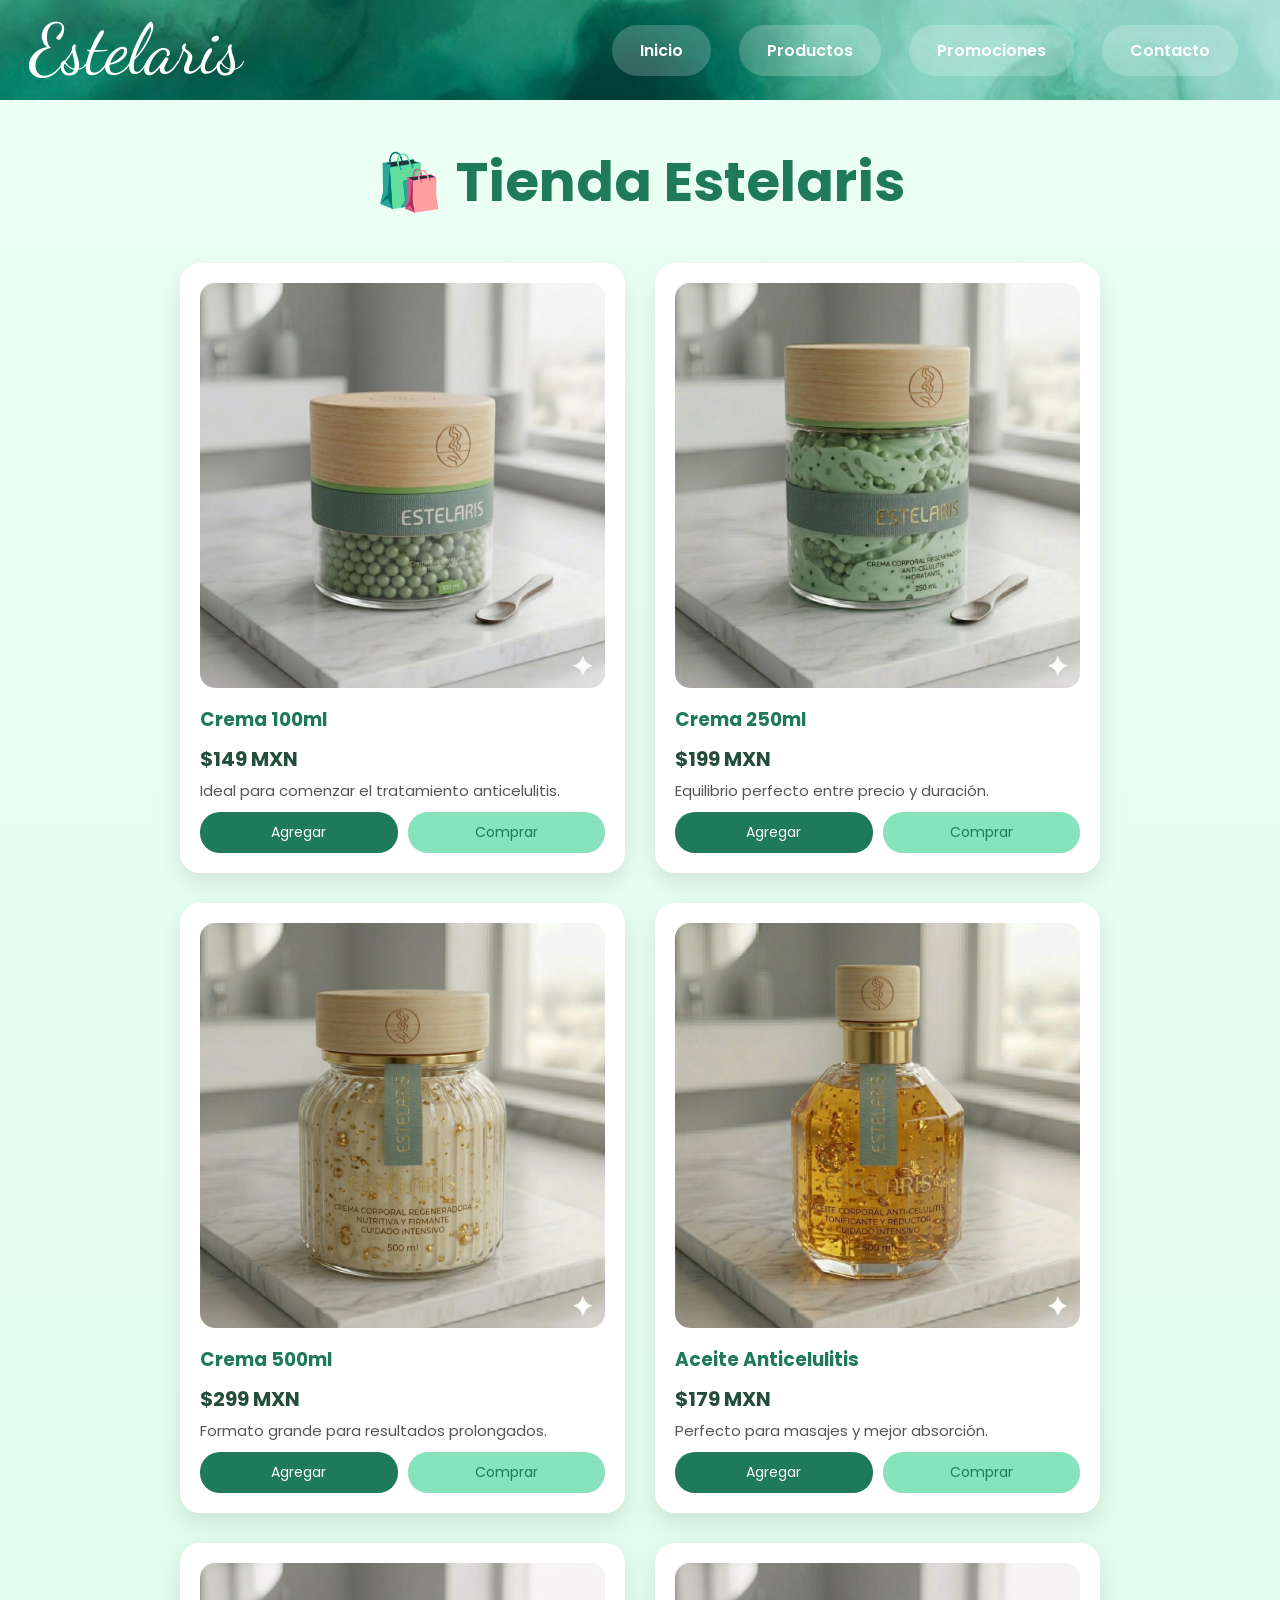
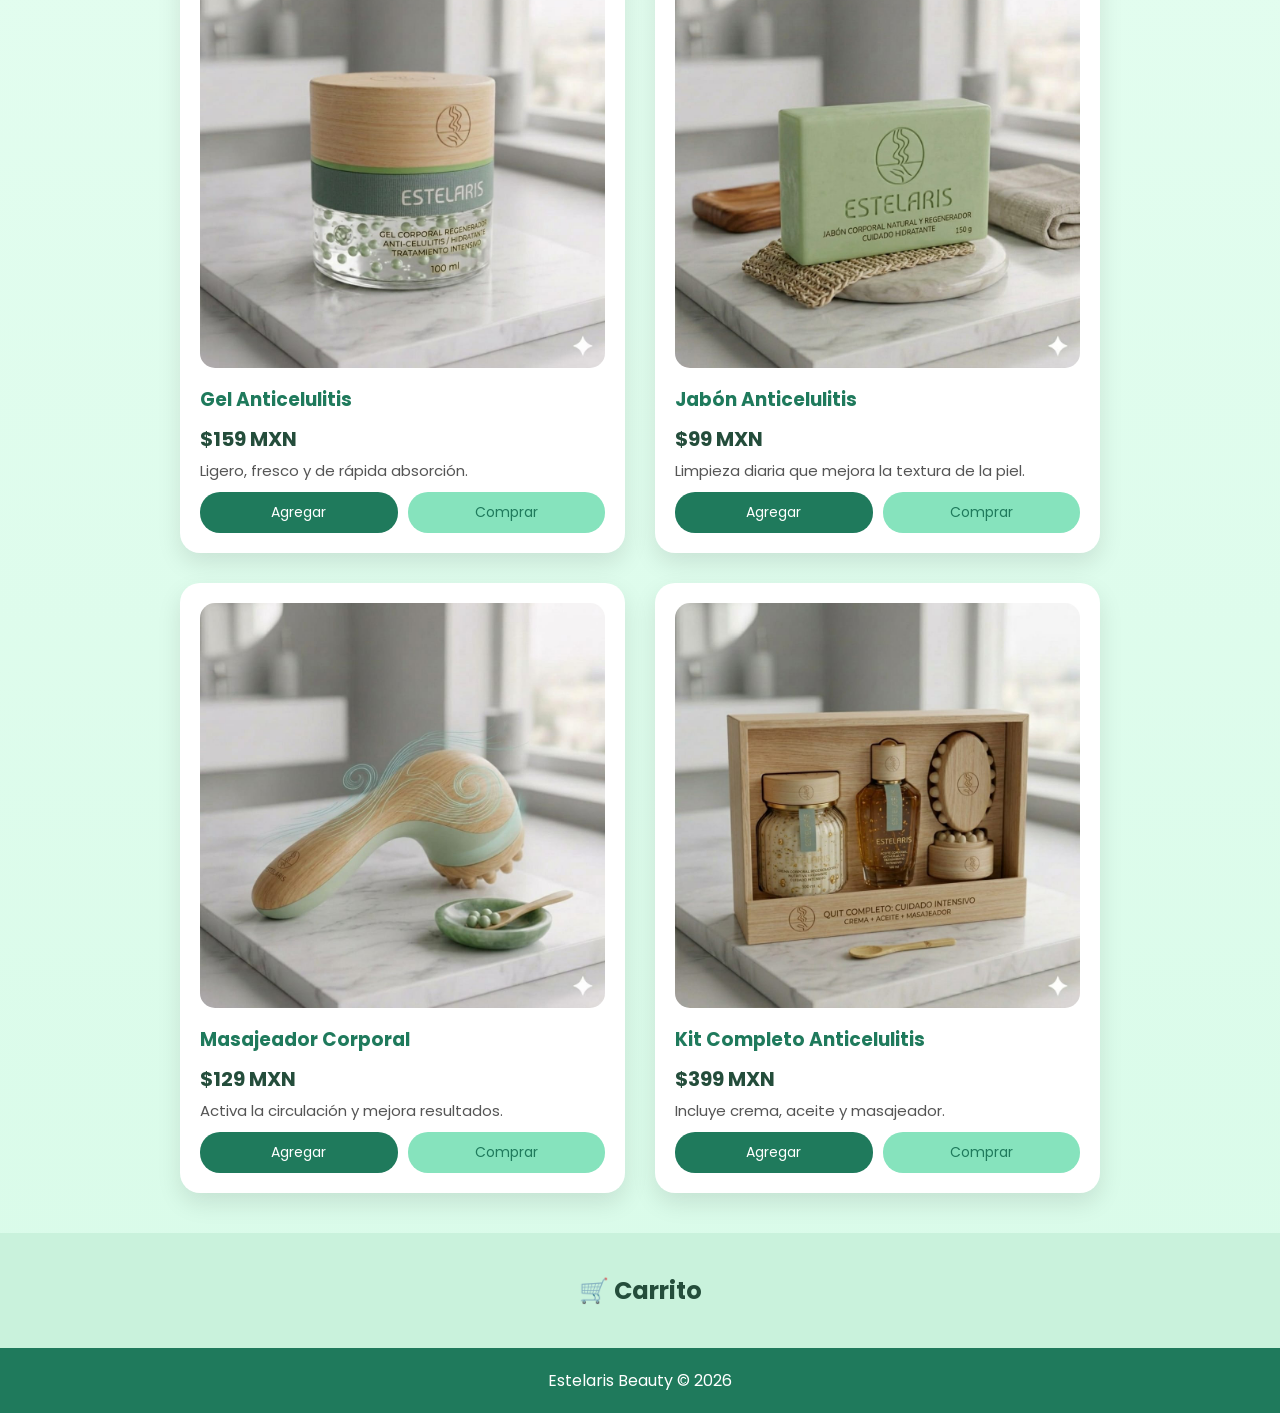
<file: productos.html>
<!DOCTYPE html>
<html lang="es">
<head>
<meta charset="UTF-8">
<meta name="viewport" content="width=device-width, initial-scale=1.0">
<title>Tienda Estelaris</title>

<link href="https://fonts.googleapis.com/css2?family=Poppins:wght@300;500;700&family=Dancing+Script:wght@700&display=swap" rel="stylesheet">

<style>
*{margin:0;padding:0;box-sizing:border-box;font-family:'Poppins',sans-serif;}
body{background:linear-gradient(#ecfff5,#d9fbe9);color:#244d3b;}

/* HEADER ORIGINAL */
header{
position:fixed;width:100%;top:0;
display:flex;justify-content:space-between;align-items:center;
padding:35px 30px;height:100px;
background:url('Fondo.jpeg') center/cover;
z-index:1000;
}

.logo{
font-family:'Dancing Script';
font-size:70px;
color:white;
}

.nav a{
margin:0 12px;
padding:14px 28px;
border-radius:30px;
background:rgba(255,255,255,0.2);
text-decoration:none;
color:white;
font-weight:600;
transition:0.4s;
}
.nav a:hover{
background:white;
color:#1f7a5c;
transform:scale(1.1);
}

/* TITULO */
.titulo{margin-top:140px;text-align:center;font-size:55px;color:#1f7a5c;}

/* PRODUCTOS 2x2 */
.productos{
display:grid;
grid-template-columns:repeat(2,1fr);
gap:30px;
padding:40px;
max-width:1000px;
margin:auto;
}

.producto{
background:white;padding:20px;border-radius:20px;
box-shadow:0 10px 25px rgba(0,0,0,0.1);
transition:0.3s;
}
.producto:hover{transform:scale(1.03);}

.producto img{width:100%;border-radius:15px;}
.producto h3{margin:10px 0;color:#1f7a5c;}
.precio{font-weight:bold;font-size:20px;margin:5px 0;}
.desc{font-size:15px;color:#555;margin-bottom:10px;}

/* BOTONES */
.botones{display:flex;gap:10px;}
.btn{
flex:1;padding:10px;border:none;border-radius:20px;
cursor:pointer;font-size:14px;
}
.carrito-btn{background:#1f7a5c;color:white;}
.comprar-btn{background:#86e3bd;color:#1f7a5c;}
.btn:hover{opacity:0.85;}

/* CARRITO */
.carrito{
background:#c9f2dc;
padding:40px;
text-align:center;
}
.item{margin:5px 0;}

footer{
background:#1f7a5c;color:white;text-align:center;padding:20px;
}

@media(max-width:768px){
.productos{grid-template-columns:1fr;}
}
</style>
</head>

<body>

<header>
<div class="logo">Estelaris</div>
<div class="nav">
<a href="index.html">Inicio</a>
<a href="productos.html">Productos</a>
<a href="promociones.html">Promociones</a>
<a href="contacto.html">Contacto</a>
</div>
</header>

<h1 class="titulo">🛍️ Tienda Estelaris</h1>

<section class="productos">

<div class="producto">
<img src="3.png">
<h3>Crema 100ml</h3>
<p class="precio">$149 MXN</p>
<p class="desc">Ideal para comenzar el tratamiento anticelulitis.</p>
<div class="botones">
<button class="btn carrito-btn" onclick="agregar('Crema 100ml',149)">Agregar</button>
<button class="btn comprar-btn" onclick="comprar('Crema 100ml',149)">Comprar</button>
</div>
</div>

<div class="producto">
<img src="4.png">
<h3>Crema 250ml</h3>
<p class="precio">$199 MXN</p>
<p class="desc">Equilibrio perfecto entre precio y duración.</p>
<div class="botones">
<button class="btn carrito-btn" onclick="agregar('Crema 250ml',199)">Agregar</button>
<button class="btn comprar-btn" onclick="comprar('Crema 250ml',199)">Comprar</button>
</div>
</div>

<div class="producto">
<img src="7.jpeg">
<h3>Crema 500ml</h3>
<p class="precio">$299 MXN</p>
<p class="desc">Formato grande para resultados prolongados.</p>
<div class="botones">
<button class="btn carrito-btn" onclick="agregar('Crema 500ml',299)">Agregar</button>
<button class="btn comprar-btn" onclick="comprar('Crema 500ml',299)">Comprar</button>
</div>
</div>

<div class="producto">
<img src="8.jpeg">
<h3>Aceite Anticelulitis</h3>
<p class="precio">$179 MXN</p>
<p class="desc">Perfecto para masajes y mejor absorción.</p>
<div class="botones">
<button class="btn carrito-btn" onclick="agregar('Aceite',179)">Agregar</button>
<button class="btn comprar-btn" onclick="comprar('Aceite',179)">Comprar</button>
</div>
</div>

<div class="producto">
<img src="9.jpeg">
<h3>Gel Anticelulitis</h3>
<p class="precio">$159 MXN</p>
<p class="desc">Ligero, fresco y de rápida absorción.</p>
<div class="botones">
<button class="btn carrito-btn" onclick="agregar('Gel',159)">Agregar</button>
<button class="btn comprar-btn" onclick="comprar('Gel',159)">Comprar</button>
</div>
</div>

<div class="producto">
<img src="10.jpeg">
<h3>Jabón Anticelulitis</h3>
<p class="precio">$99 MXN</p>
<p class="desc">Limpieza diaria que mejora la textura de la piel.</p>
<div class="botones">
<button class="btn carrito-btn" onclick="agregar('Jabón',99)">Agregar</button>
<button class="btn comprar-btn" onclick="comprar('Jabón',99)">Comprar</button>
</div>
</div>

<div class="producto">
<img src="11.jpeg">
<h3>Masajeador Corporal</h3>
<p class="precio">$129 MXN</p>
<p class="desc">Activa la circulación y mejora resultados.</p>
<div class="botones">
<button class="btn carrito-btn" onclick="agregar('Masajeador',129)">Agregar</button>
<button class="btn comprar-btn" onclick="comprar('Masajeador',129)">Comprar</button>
</div>
</div>

<div class="producto">
<img src="12.jpeg">
<h3>Kit Completo Anticelulitis</h3>
<p class="precio">$399 MXN</p>
<p class="desc">Incluye crema, aceite y masajeador.</p>
<div class="botones">
<button class="btn carrito-btn" onclick="agregar('Kit completo',399)">Agregar</button>
<button class="btn comprar-btn" onclick="comprar('Kit completo',399)">Comprar</button>
</div>
</div>

</section>

<section class="carrito">
<h2>🛒 Carrito</h2>
<div id="lista"></div>
<h3 id="total"></h3>
</section>

<footer>
<p>Estelaris Beauty © 2026</p>
</footer>

<script>
let carrito = [];
let total = 0;

function agregar(nombre, precio){
carrito.push({nombre, precio});
total += precio;
mostrar();
}

function comprar(nombre, precio){
alert("Compra directa de: " + nombre + " - $" + precio);
}

function mostrar(){
let lista = document.getElementById("lista");
let totalTexto = document.getElementById("total");

lista.innerHTML = "";

carrito.forEach(p=>{
lista.innerHTML += `<div class="item">${p.nombre} - $${p.precio}</div>`;
});

totalTexto.innerHTML = "Total: $" + total + " MXN";
}
</script>

</body>
</html>
</file>
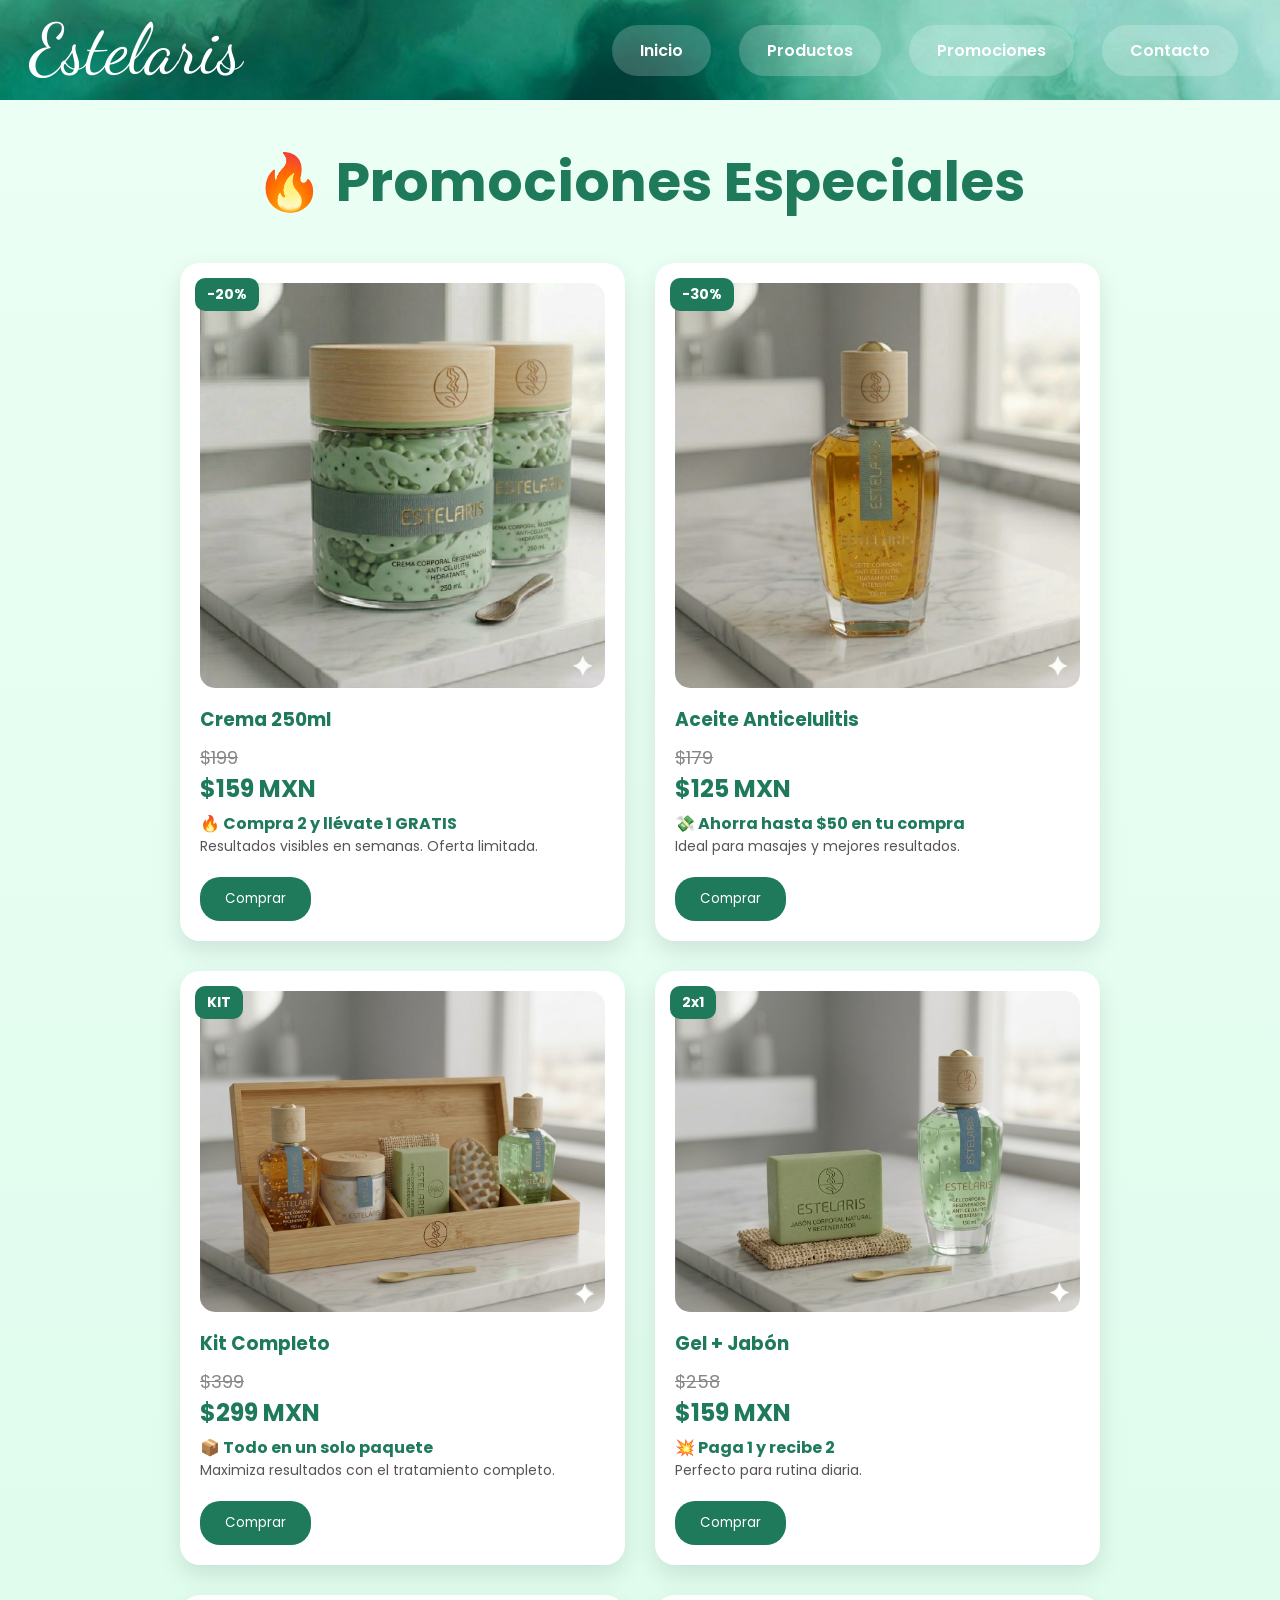
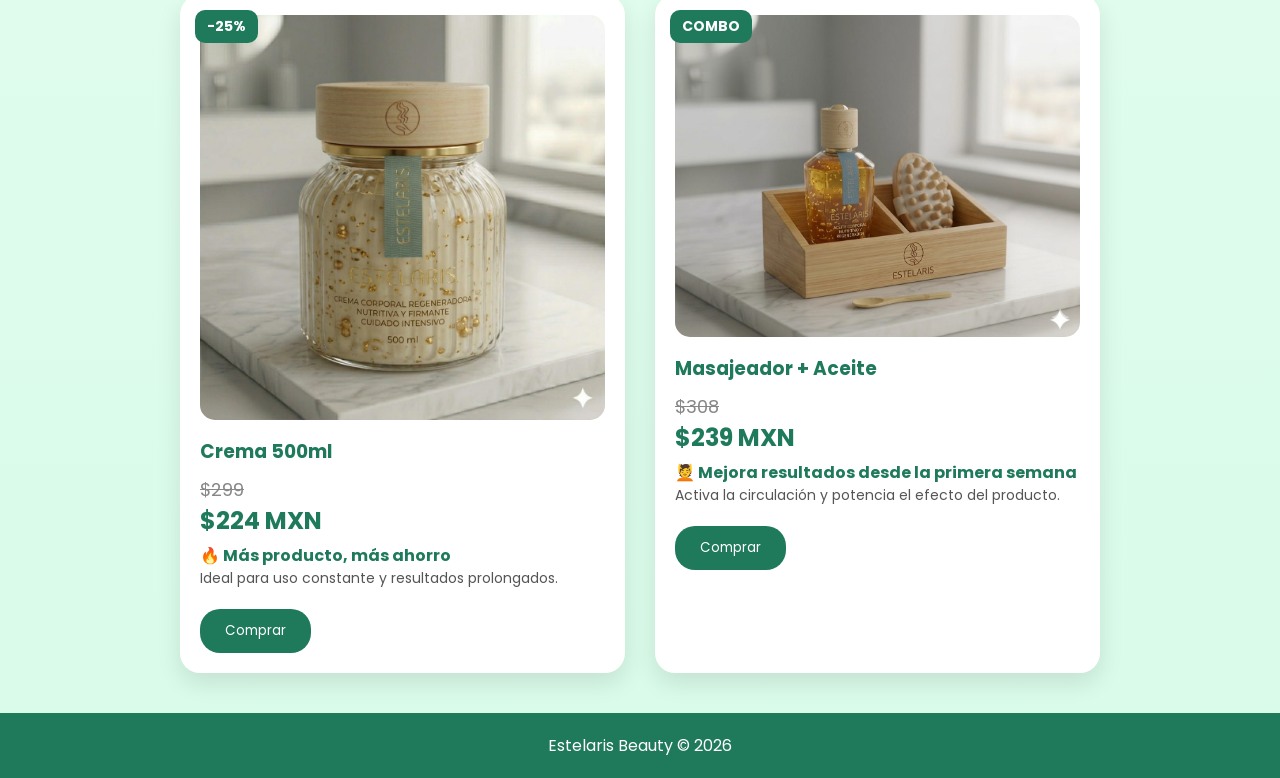
<file: promociones.html>
<!DOCTYPE html>
<html lang="es">
<head>
<meta charset="UTF-8">
<meta name="viewport" content="width=device-width, initial-scale=1.0">
<title>Promociones Estelaris</title>

<link href="https://fonts.googleapis.com/css2?family=Poppins:wght@300;500;700&family=Dancing+Script:wght@700&display=swap" rel="stylesheet">

<style>
*{margin:0;padding:0;box-sizing:border-box;font-family:'Poppins',sans-serif;scroll-behavior:smooth;}
body{background:linear-gradient(#ecfff5,#d9fbe9);color:#244d3b;}

/* HEADER ORIGINAL */
header{
position:fixed;width:100%;top:0;
display:flex;justify-content:space-between;align-items:center;
padding:35px 30px;height:100px;
background:url('Fondo.jpeg') center/cover;
z-index:1000;
}

.logo{
font-family:'Dancing Script';
font-size:70px;
color:white;
}

.nav a{
margin:0 12px;
padding:14px 28px;
border-radius:30px;
background:rgba(255,255,255,0.2);
text-decoration:none;
color:white;
font-weight:600;
transition:0.4s;
}
.nav a:hover{
background:white;
color:#1f7a5c;
transform:scale(1.1);
}

/* TITULO */
.titulo{
margin-top:140px;
text-align:center;
font-size:55px;
color:#1f7a5c;
}

/* GRID */
.promos{
display:grid;
grid-template-columns:repeat(2,1fr);
gap:30px;
padding:40px;
max-width:1000px;
margin:auto;
}

/* TARJETAS */
.promo{
background:white;
padding:20px;
border-radius:20px;
box-shadow:0 10px 25px rgba(0,0,0,0.1);
position:relative;
transition:0.4s;
overflow:hidden;
}
.promo:hover{
transform:translateY(-10px) scale(1.03);
}

/* IMAGEN */
.promo img{
width:100%;
border-radius:15px;
}

/* TEXTOS */
.promo h3{margin:10px 0;color:#1f7a5c;}

.precio{
font-size:18px;
text-decoration:line-through;
color:#888;
}

.descuento{
font-size:24px;
color:#1f7a5c;
font-weight:bold;
}

/* TEXTO EXTRA */
.extra{
color:#1f7a5c;
font-weight:bold;
margin-top:5px;
animation:pulse 1.5s infinite;
}

.extra2{
font-size:14px;
color:#555;
margin-bottom:10px;
}

/* ETIQUETA */
.tag{
position:absolute;
top:15px;
left:15px;
background:#1f7a5c;
color:white;
padding:6px 12px;
border-radius:10px;
font-size:14px;
font-weight:bold;
animation:brillo 2s infinite;
}

/* BOTON */
.btn{
margin-top:10px;
padding:12px 25px;
background:#1f7a5c;
color:white;
border:none;
border-radius:20px;
cursor:pointer;
transition:0.3s;
}
.btn:hover{
background:#145c43;
transform:scale(1.05);
}

/* ANIMACIONES */
@keyframes pulse{
0%{transform:scale(1);}
50%{transform:scale(1.05);}
100%{transform:scale(1);}
}

@keyframes brillo{
0%{opacity:1;}
50%{opacity:0.6;}
100%{opacity:1;}
}

/* SCROLL */
.reveal{opacity:0;transform:translateY(60px);transition:1s;}
.reveal.active{opacity:1;transform:translateY(0);}

footer{
background:#1f7a5c;
color:white;
text-align:center;
padding:20px;
}

@media(max-width:768px){
.promos{grid-template-columns:1fr;}
}
</style>
</head>

<body>

<header>
<div class="logo">Estelaris</div>
<div class="nav">
<a href="index.html">Inicio</a>
<a href="productos.html">Productos</a>
<a href="promociones.html">Promociones</a>
<a href="contacto.html">Contacto</a>
</div>
</header>

<h1 class="titulo">🔥 Promociones Especiales</h1>

<section class="promos">

<!-- 1 -->
<div class="promo reveal">
<div class="tag">-20%</div>
<img src="5.jpeg">
<h3>Crema 250ml</h3>
<p class="precio">$199</p>
<p class="descuento">$159 MXN</p>
<p class="extra">🔥 Compra 2 y llévate 1 GRATIS</p>
<p class="extra2">Resultados visibles en semanas. Oferta limitada.</p>
<button class="btn">Comprar</button>
</div>

<!-- 2 -->
<div class="promo reveal">
<div class="tag">-30%</div>
<img src="6.jpeg">
<h3>Aceite Anticelulitis</h3>
<p class="precio">$179</p>
<p class="descuento">$125 MXN</p>
<p class="extra">💸 Ahorra hasta $50 en tu compra</p>
<p class="extra2">Ideal para masajes y mejores resultados.</p>
<button class="btn">Comprar</button>
</div>

<!-- 3 -->
<div class="promo reveal">
<div class="tag">KIT</div>
<img src="14.jpeg">
<h3>Kit Completo</h3>
<p class="precio">$399</p>
<p class="descuento">$299 MXN</p>
<p class="extra">📦 Todo en un solo paquete</p>
<p class="extra2">Maximiza resultados con el tratamiento completo.</p>
<button class="btn">Comprar</button>
</div>

<!-- 4 -->
<div class="promo reveal">
<div class="tag">2x1</div>
<img src="13.jpeg">
<h3>Gel + Jabón</h3>
<p class="precio">$258</p>
<p class="descuento">$159 MXN</p>
<p class="extra">💥 Paga 1 y recibe 2</p>
<p class="extra2">Perfecto para rutina diaria.</p>
<button class="btn">Comprar</button>
</div>

<!-- 5 -->
<div class="promo reveal">
<div class="tag">-25%</div>
<img src="7.jpeg">
<h3>Crema 500ml</h3>
<p class="precio">$299</p>
<p class="descuento">$224 MXN</p>
<p class="extra">🔥 Más producto, más ahorro</p>
<p class="extra2">Ideal para uso constante y resultados prolongados.</p>
<button class="btn">Comprar</button>
</div>

<!-- 6 -->
<div class="promo reveal">
<div class="tag">COMBO</div>
<img src="15.jpeg">
<h3>Masajeador + Aceite</h3>
<p class="precio">$308</p>
<p class="descuento">$239 MXN</p>
<p class="extra">💆 Mejora resultados desde la primera semana</p>
<p class="extra2">Activa la circulación y potencia el efecto del producto.</p>
<button class="btn">Comprar</button>
</div>

</section>

<footer>
<p>Estelaris Beauty © 2026</p>
</footer>

<script>
window.addEventListener('scroll',()=>{
document.querySelectorAll('.reveal').forEach(el=>{
let top=el.getBoundingClientRect().top;
if(top<window.innerHeight-100){
el.classList.add('active');
}
});
});
</script>

</body>
</html>
</file>
